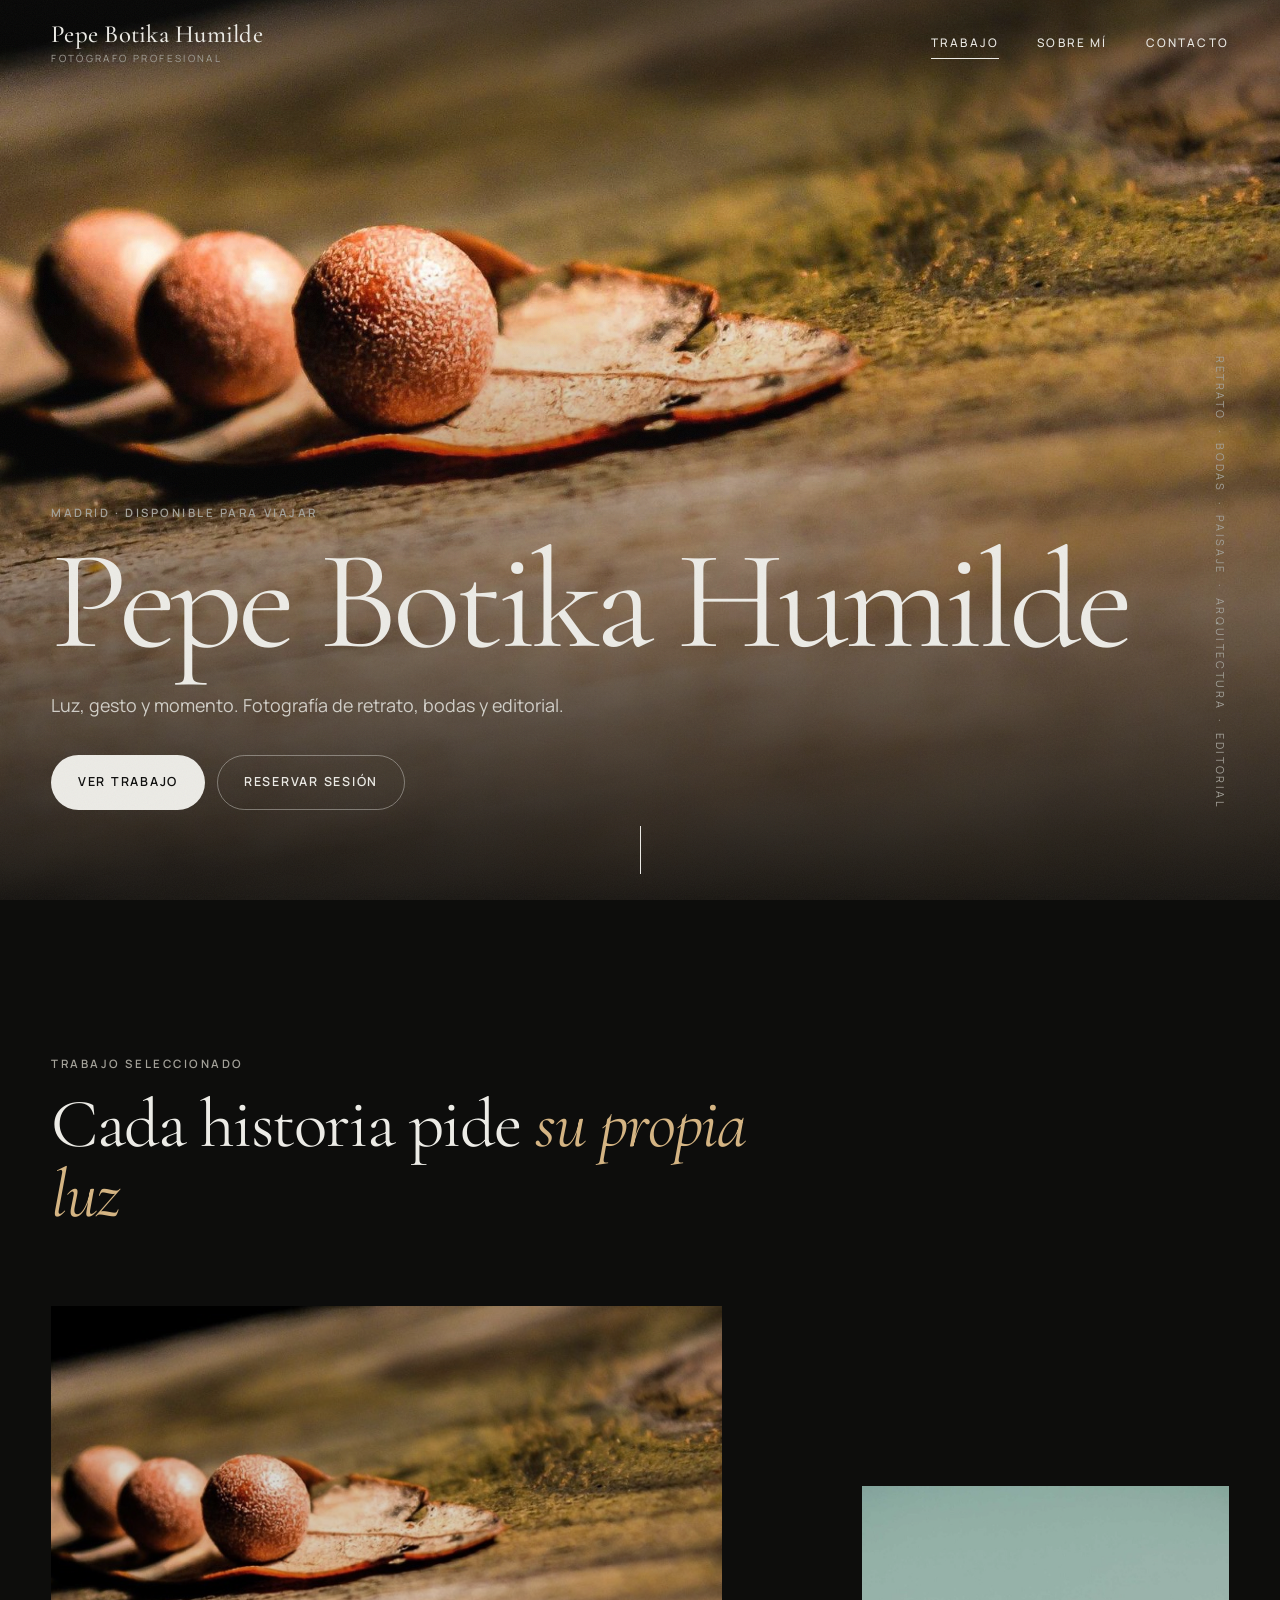
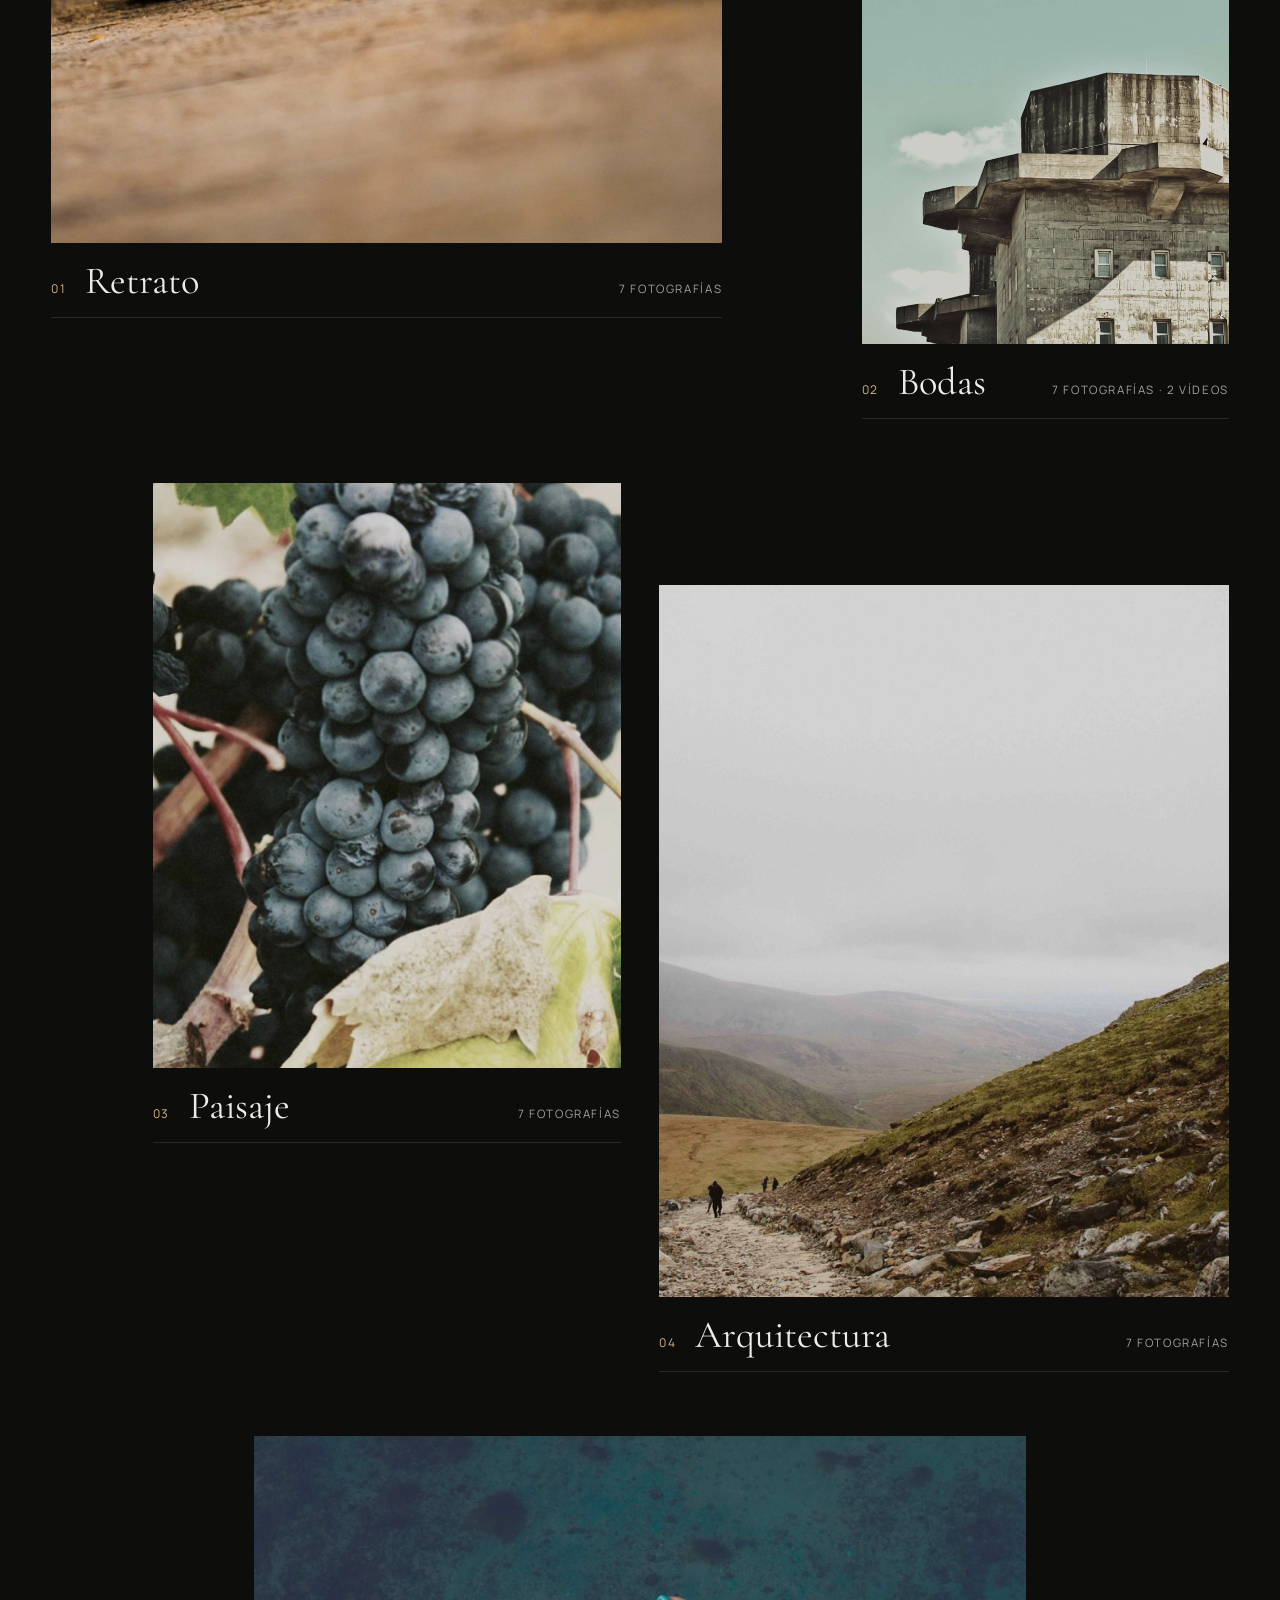
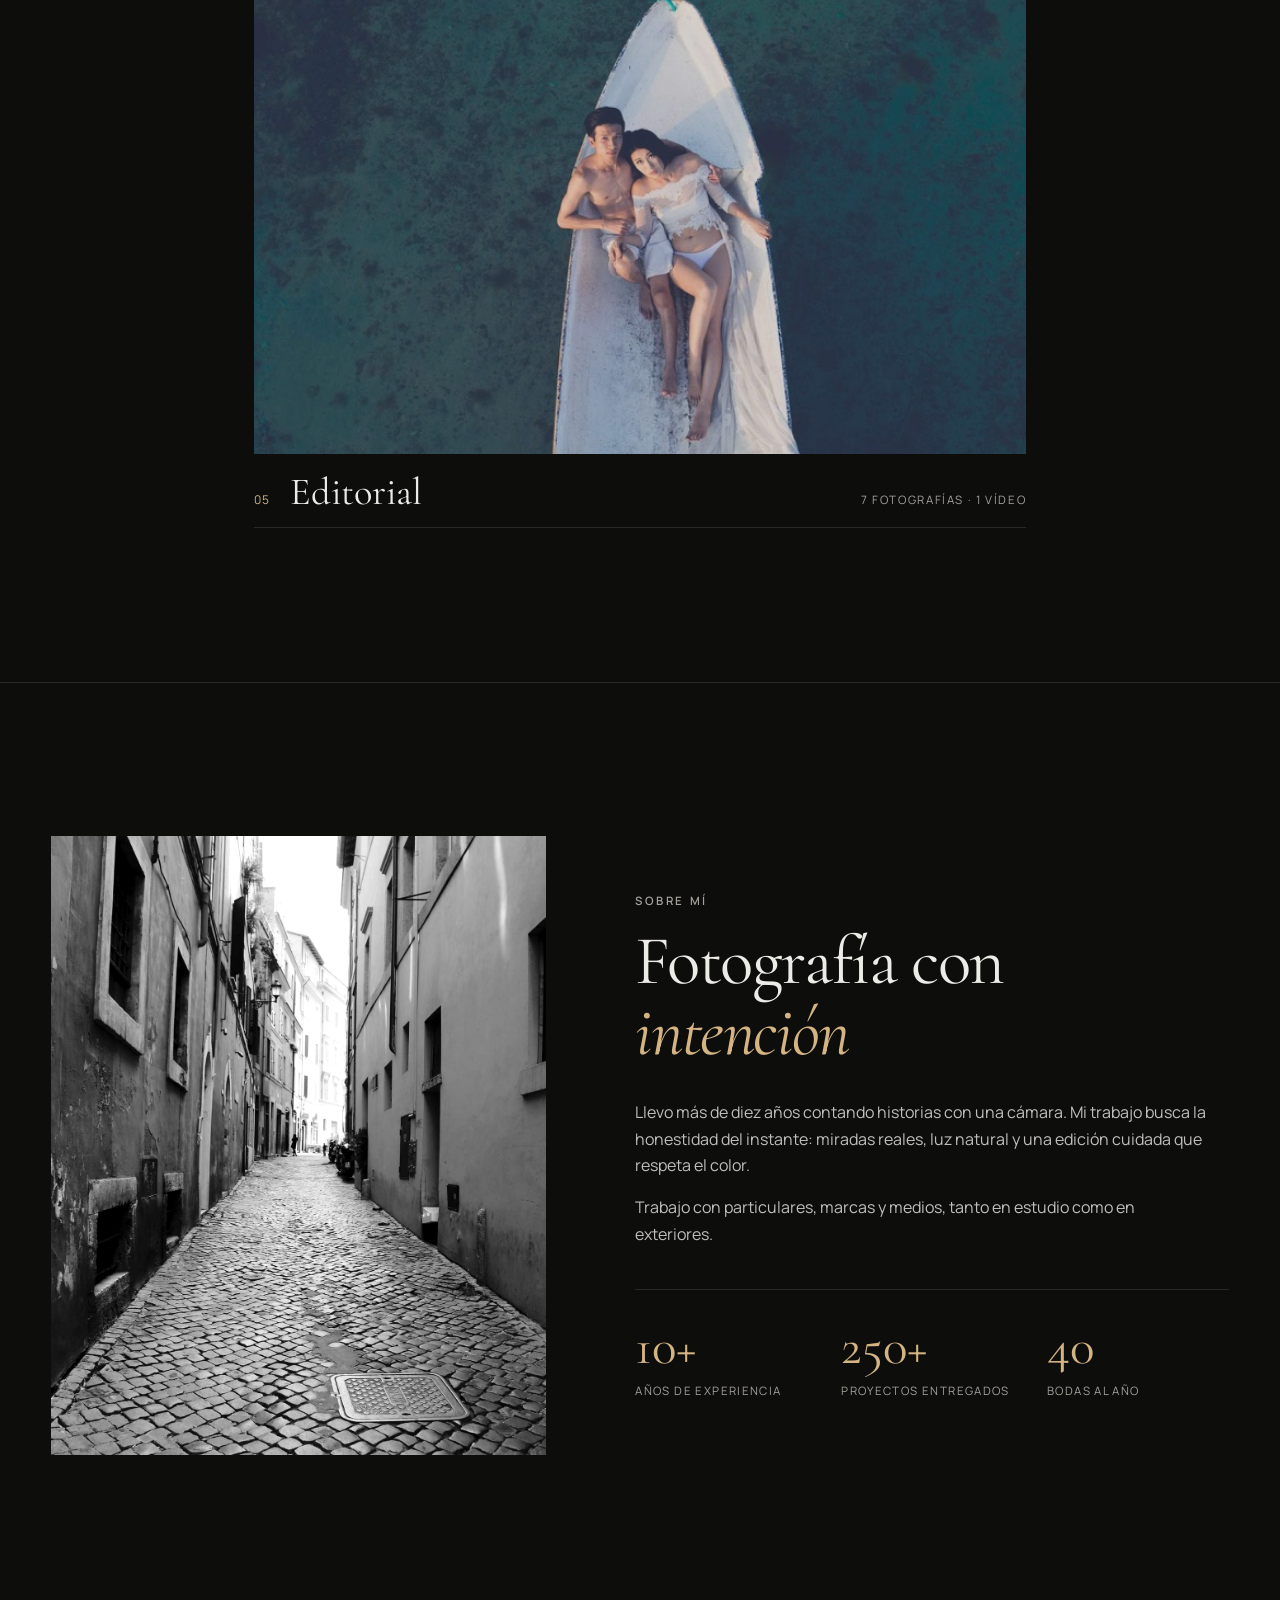
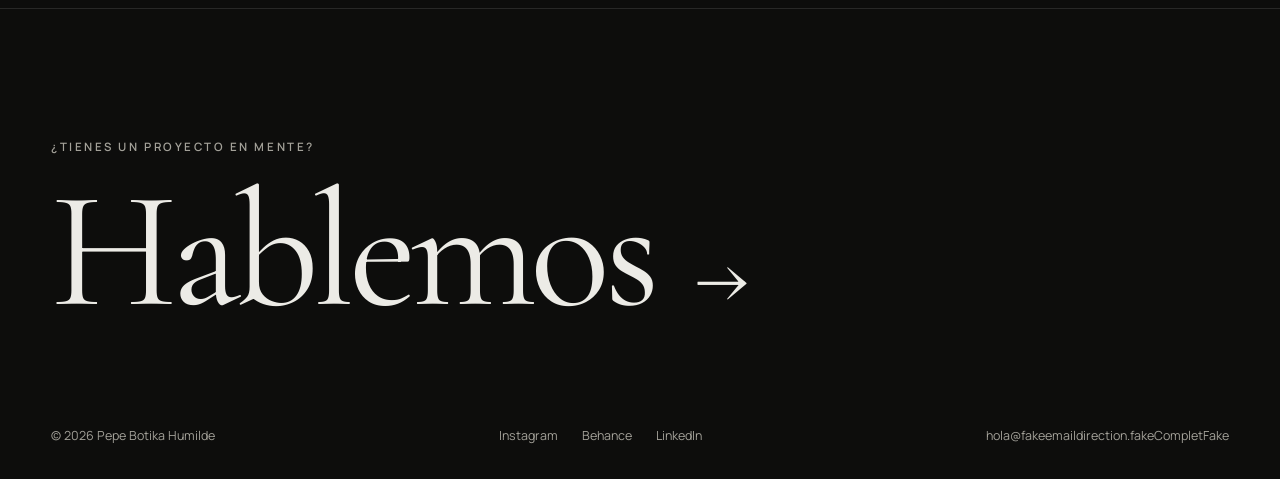
<file: index.html>
<!doctype html>
<html lang="es">
<head>
  <meta charset="utf-8">
  <meta name="viewport" content="width=device-width, initial-scale=1">
  <title>Porfolio fotográfico</title>
  <meta name="description" content="Porfolio de fotografía profesional: retrato, bodas, paisaje y editorial.">
  <link rel="preconnect" href="https://fonts.googleapis.com">
  <link rel="preconnect" href="https://fonts.gstatic.com" crossorigin>
  <link rel="stylesheet" href="https://fonts.googleapis.com/css2?family=Cormorant+Garamond:ital,wght@0,400;0,500;1,400&family=Manrope:wght@400;500;600&display=swap">
  <link rel="stylesheet" href="assets/css/styles.css">
  <script type="module" src="assets/js/home.js"></script>
</head>
<body class="page-home">
  <header class="site-header"></header>

  <main>
    <section class="hero">
      <div class="hero__slides" aria-hidden="true"></div>
      <div class="hero__content">
        <p class="eyebrow hero__location"></p>
        <h1 class="hero__title"></h1>
        <p class="hero__tagline"></p>
        <div class="hero__actions">
          <a class="btn btn--light" href="#trabajo">Ver trabajo</a>
          <a class="btn btn--ghost" href="contacto.html">Reservar sesión</a>
        </div>
      </div>
      <p class="hero__meta"></p>
      <a class="hero__scroll" href="#trabajo" aria-label="Bajar al trabajo"><span></span></a>
    </section>

    <section id="trabajo" class="section">
      <div class="section__head" data-reveal>
        <p class="eyebrow">Trabajo seleccionado</p>
        <h2 class="section__title">Cada historia pide <em>su propia luz</em></h2>
      </div>
      <div class="categories" aria-live="polite">
        <div class="skeleton"></div><div class="skeleton"></div><div class="skeleton"></div>
      </div>
    </section>

    <section id="sobre-mi" class="section about">
      <figure class="about__media" data-reveal><img alt="" loading="lazy"></figure>
      <div class="about__body" data-reveal>
        <p class="eyebrow">Sobre mí</p>
        <h2 class="section__title">Fotografía con <em>intención</em></h2>
        <div class="about__text"></div>
        <dl class="stats"></dl>
      </div>
    </section>
  </main>

  <footer class="site-footer"></footer>
</body>
</html>
</file>
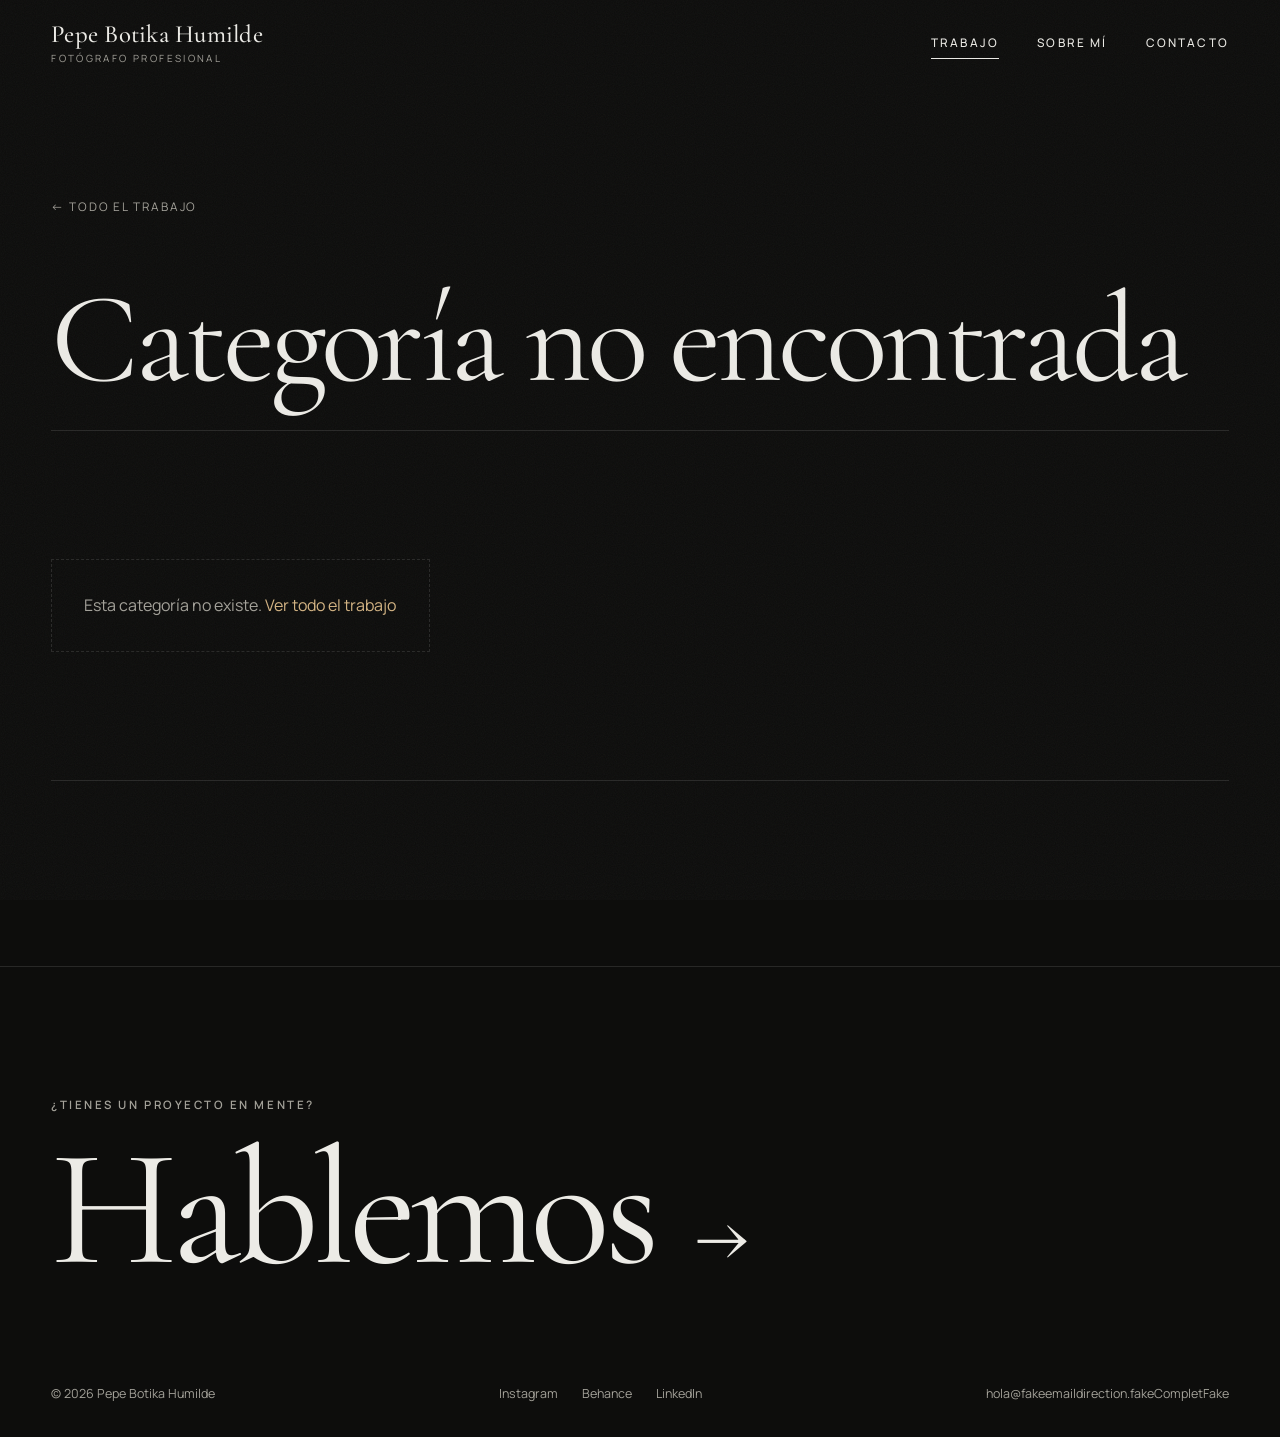
<file: categoria.html>
<!doctype html>
<html lang="es">
<head>
  <meta charset="utf-8">
  <meta name="viewport" content="width=device-width, initial-scale=1">
  <title>Galería</title>
  <link rel="preconnect" href="https://fonts.googleapis.com">
  <link rel="preconnect" href="https://fonts.gstatic.com" crossorigin>
  <link rel="stylesheet" href="https://fonts.googleapis.com/css2?family=Cormorant+Garamond:ital,wght@0,400;0,500;1,400&family=Manrope:wght@400;500;600&display=swap">
  <link rel="stylesheet" href="assets/css/styles.css">
  <script type="module" src="assets/js/gallery.js"></script>
</head>
<body class="page-gallery">
  <header class="site-header"></header>

  <main class="section">
    <header class="gallery-head">
      <a class="back-link" href="index.html#trabajo">← Todo el trabajo</a>
      <p class="eyebrow"></p>
      <h1 class="gallery-head__title">&nbsp;</h1>
      <div class="gallery-head__info">
        <p class="gallery-head__desc"></p>
        <p class="gallery-head__count"></p>
      </div>
    </header>

    <div class="masonry" aria-live="polite">
      <div class="skeleton"></div><div class="skeleton"></div><div class="skeleton"></div>
    </div>

    <nav class="category-pager" aria-label="Otras categorías"></nav>
  </main>

  <footer class="site-footer"></footer>
</body>
</html>
</file>
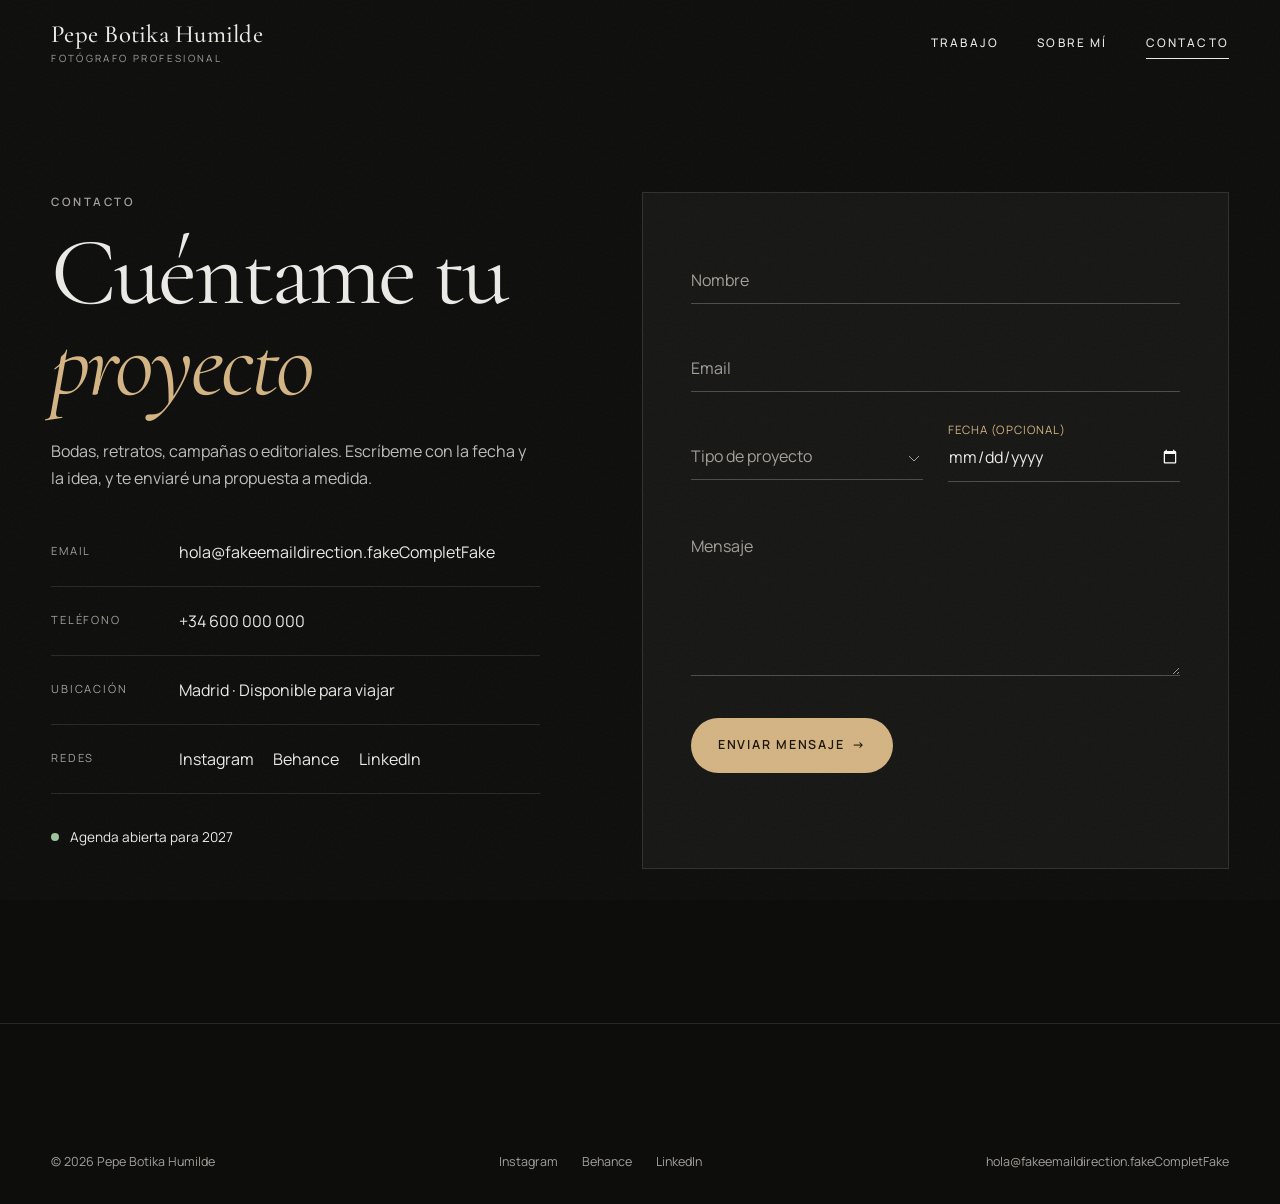
<file: contacto.html>
<!doctype html>
<html lang="es">
<head>
  <meta charset="utf-8">
  <meta name="viewport" content="width=device-width, initial-scale=1">
  <title>Contacto</title>
  <meta name="description" content="Reserva una sesión o solicita presupuesto.">
  <link rel="preconnect" href="https://fonts.googleapis.com">
  <link rel="preconnect" href="https://fonts.gstatic.com" crossorigin>
  <link rel="stylesheet" href="https://fonts.googleapis.com/css2?family=Cormorant+Garamond:ital,wght@0,400;0,500;1,400&family=Manrope:wght@400;500;600&display=swap">
  <link rel="stylesheet" href="assets/css/styles.css">
  <script type="module" src="assets/js/contact.js"></script>
</head>
<body class="page-contact">
  <header class="site-header"></header>

  <main class="section contact">
    <div class="contact__intro" data-reveal>
      <p class="eyebrow">Contacto</p>
      <h1 class="contact__title">Cuéntame tu <em>proyecto</em></h1>
      <p class="contact__lead">Bodas, retratos, campañas o editoriales. Escríbeme con la fecha y la idea, y te enviaré una propuesta a medida.</p>
      <div class="contact-info"></div>
    </div>

    <form class="contact-form" novalidate data-reveal>
      <div class="field">
        <input id="name" name="name" type="text" placeholder=" " required autocomplete="name">
        <label for="name">Nombre</label>
      </div>
      <div class="field">
        <input id="email" name="email" type="email" placeholder=" " required autocomplete="email">
        <label for="email">Email</label>
      </div>
      <div class="field-row">
        <div class="field">
          <select id="service" name="service" required>
            <option value="" disabled selected hidden></option>
          </select>
          <label for="service">Tipo de proyecto</label>
        </div>
        <div class="field">
          <input id="date" name="date" type="date" placeholder=" ">
          <label for="date">Fecha (opcional)</label>
        </div>
      </div>
      <div class="field">
        <textarea id="message" name="message" rows="5" placeholder=" " required minlength="10"></textarea>
        <label for="message">Mensaje</label>
      </div>
      <input type="text" name="_gotcha" class="hp" tabindex="-1" autocomplete="off" aria-hidden="true">
      <button class="btn btn--accent" type="submit">Enviar mensaje <span aria-hidden="true">→</span></button>
      <p class="form-status" role="status" aria-live="polite"></p>
    </form>
  </main>

  <footer class="site-footer"></footer>
</body>
</html>
</file>
<file: assets/css/styles.css>
/* ==========================================================================
   Porfolio fotográfico — estilos
   ========================================================================== */
:root {
  --bg: #0d0d0c;
  --surface: #161614;
  --text: #ecebe6;
  --muted: #a3a199;
  --line: rgba(236, 235, 230, 0.12);
  --accent: #d4b483;
  --accent-ink: #1a1408;
  --ok: #9cc59a;
  --error: #e59a8c;

  --serif: "Cormorant Garamond", Georgia, "Times New Roman", serif;
  --sans: "Manrope", system-ui, -apple-system, "Segoe UI", sans-serif;

  --gutter: clamp(16px, 4vw, 56px);
  --max: 1440px;
  --ease: cubic-bezier(0.22, 1, 0.36, 1);
}

*, *::before, *::after { box-sizing: border-box; }

html { scroll-behavior: smooth; -webkit-text-size-adjust: 100%; }

body {
  margin: 0;
  background: var(--bg);
  color: var(--text);
  font: 400 16px/1.65 var(--sans);
  -webkit-font-smoothing: antialiased;
  overflow-x: hidden;
}

/* Grano de película muy sutil sobre toda la página */
body::after {
  content: "";
  position: fixed;
  inset: 0;
  pointer-events: none;
  z-index: 100;
  opacity: 0.045;
  background-image: url("data:image/svg+xml,%3Csvg xmlns='http://www.w3.org/2000/svg' width='160' height='160'%3E%3Cfilter id='n'%3E%3CfeTurbulence type='fractalNoise' baseFrequency='.9' numOctaves='3' stitchTiles='stitch'/%3E%3C/filter%3E%3Crect width='100%25' height='100%25' filter='url(%23n)'/%3E%3C/svg%3E");
}

body.no-scroll, body.nav-open { overflow: hidden; }

/* Sin esto, cualquier "display" del CSS anula el atributo hidden (p. ej. el visor
   quedaría como capa invisible a pantalla completa bloqueando los clics). */
[hidden] { display: none !important; }

img { display: block; max-width: 100%; }
a { color: inherit; text-decoration: none; }
button { font: inherit; color: inherit; }
::selection { background: var(--accent); color: var(--accent-ink); }
:focus-visible { outline: 1px solid var(--accent); outline-offset: 4px; }
code { font-size: 0.9em; color: var(--accent); }

em { font-style: italic; color: var(--accent); }

.eyebrow {
  margin: 0 0 1rem;
  font-size: 0.72rem;
  font-weight: 600;
  letter-spacing: 0.22em;
  text-transform: uppercase;
  color: var(--muted);
}

/* ---------- Botones ---------- */
.btn {
  display: inline-flex;
  align-items: center;
  gap: 0.6em;
  padding: 1rem 1.6rem;
  border: 1px solid transparent;
  border-radius: 999px;
  font-size: 0.78rem;
  font-weight: 600;
  letter-spacing: 0.14em;
  text-transform: uppercase;
  cursor: pointer;
  transition: background 0.3s, color 0.3s, border-color 0.3s, transform 0.3s var(--ease);
}
.btn:hover { transform: translateY(-2px); }
.btn--light { background: var(--text); color: var(--bg); }
.btn--light:hover { background: var(--accent); }
.btn--ghost { border-color: rgba(236, 235, 230, 0.4); }
.btn--ghost:hover { border-color: var(--text); background: rgba(236, 235, 230, 0.08); }
.btn--accent { background: var(--accent); color: var(--accent-ink); }
.btn--accent:hover { background: var(--text); }
.btn:disabled { opacity: 0.5; pointer-events: none; }

/* ---------- Cabecera ---------- */
.site-header {
  position: fixed;
  inset: 0 0 auto;
  z-index: 50;
  display: flex;
  align-items: center;
  justify-content: space-between;
  padding: 1.4rem var(--gutter);
  transition: background 0.4s, padding 0.4s var(--ease), border-color 0.4s;
  border-bottom: 1px solid transparent;
}
.site-header.is-scrolled {
  padding-block: 0.9rem;
  background: rgba(13, 13, 12, 0.78);
  backdrop-filter: blur(14px);
  -webkit-backdrop-filter: blur(14px);
  border-color: var(--line);
}
.brand { display: flex; flex-direction: column; line-height: 1.1; position: relative; z-index: 2; }
.brand__name { font: 500 1.55rem/1 var(--serif); letter-spacing: 0.01em; }
.brand__role { font-size: 0.62rem; letter-spacing: 0.24em; text-transform: uppercase; color: var(--muted); margin-top: 0.35rem; }

.site-nav { display: flex; gap: 2.4rem; }
.site-nav a {
  position: relative;
  font-size: 0.74rem;
  font-weight: 500;
  letter-spacing: 0.18em;
  text-transform: uppercase;
  padding-block: 0.4rem;
}
.site-nav a::after {
  content: "";
  position: absolute;
  left: 0; right: 0; bottom: 0;
  height: 1px;
  background: currentColor;
  transform: scaleX(0);
  transform-origin: right;
  transition: transform 0.4s var(--ease);
}
.site-nav a:hover::after, .site-nav a[aria-current="page"]::after { transform: scaleX(1); transform-origin: left; }

.nav-toggle { display: none; }

@media (max-width: 760px) {
  .nav-toggle {
    display: grid;
    gap: 7px;
    position: relative;
    z-index: 2;
    width: 44px; height: 44px;
    place-content: center;
    background: none;
    border: 0;
    cursor: pointer;
  }
  .nav-toggle span { width: 26px; height: 1px; background: var(--text); transition: transform 0.4s var(--ease); }
  .nav-open .nav-toggle span:first-child { transform: translateY(4px) rotate(45deg); }
  .nav-open .nav-toggle span:last-child { transform: translateY(-4px) rotate(-45deg); }

  .site-nav {
    position: fixed;
    inset: 0;
    flex-direction: column;
    justify-content: center;
    gap: 1.2rem;
    padding: var(--gutter);
    background: var(--bg);
    opacity: 0;
    visibility: hidden;
    transition: opacity 0.4s, visibility 0.4s;
  }
  .site-nav a { font: 400 clamp(2.4rem, 11vw, 3.4rem)/1.1 var(--serif); letter-spacing: 0; text-transform: none; }
  .nav-open .site-nav { opacity: 1; visibility: visible; }
}

/* ---------- Hero ---------- */
.hero {
  position: relative;
  min-height: 100svh;
  display: flex;
  align-items: flex-end;
  padding: 8rem var(--gutter) clamp(5rem, 10vh, 7rem);
  overflow: hidden;
  isolation: isolate;
}
.hero__slides { position: absolute; inset: 0; z-index: -2; background: var(--surface); }
.hero__slides img {
  position: absolute;
  inset: 0;
  width: 100%;
  height: 100%;
  object-fit: cover;
  opacity: 0;
  transform: scale(1.08);
  transition: opacity 1.6s ease, transform 8s linear;
}
.hero__slides img.is-active { opacity: 1; transform: scale(1); }
.hero::after {
  content: "";
  position: absolute;
  inset: 0;
  z-index: -1;
  background:
    linear-gradient(180deg, rgba(13, 13, 12, 0.55) 0%, transparent 25%),
    linear-gradient(0deg, rgba(13, 13, 12, 0.92) 0%, rgba(13, 13, 12, 0.3) 45%, transparent 70%);
}
.hero__content { max-width: 1100px; animation: rise 1.2s var(--ease) both 0.2s; }
.hero__title {
  margin: 0;
  font: 400 clamp(3.4rem, 11vw, 10rem)/0.9 var(--serif);
  letter-spacing: -0.035em;
}
.hero__tagline {
  max-width: 34rem;
  margin: 1.6rem 0 2.2rem;
  font-size: clamp(1rem, 1.4vw, 1.15rem);
  color: rgba(236, 235, 230, 0.82);
}
.hero__actions { display: flex; flex-wrap: wrap; gap: 0.8rem; }
.hero__meta {
  position: absolute;
  right: var(--gutter);
  bottom: clamp(5rem, 10vh, 7rem);
  margin: 0;
  writing-mode: vertical-rl;
  font-size: 0.68rem;
  letter-spacing: 0.24em;
  text-transform: uppercase;
  color: var(--muted);
  white-space: pre;
}
.hero__scroll {
  position: absolute;
  left: 50%;
  bottom: 1.6rem;
  width: 1px;
  height: 48px;
  background: var(--line);
  overflow: hidden;
}
.hero__scroll span {
  position: absolute;
  inset: 0;
  background: var(--text);
  animation: scrollline 2.2s var(--ease) infinite;
}
@media (max-width: 760px) { .hero__meta { display: none; } }

@keyframes rise { from { opacity: 0; transform: translateY(40px); } }
@keyframes scrollline { 0% { transform: translateY(-100%); } 100% { transform: translateY(100%); } }

/* ---------- Secciones ---------- */
.section {
  max-width: var(--max);
  margin: 0 auto;
  padding: clamp(5rem, 12vw, 10rem) var(--gutter);
}
.section__head { max-width: 46rem; margin-bottom: clamp(3rem, 6vw, 5rem); }
.section__title {
  margin: 0;
  font: 400 clamp(2.4rem, 5.4vw, 4.6rem)/1.02 var(--serif);
  letter-spacing: -0.02em;
}

/* ---------- Tarjetas de categoría (rejilla editorial asimétrica) ---------- */
.categories {
  display: grid;
  grid-template-columns: repeat(12, 1fr);
  gap: clamp(2.5rem, 5vw, 4.5rem) clamp(1rem, 3vw, 3rem);
}
.category-card { grid-column: span 6; display: block; }
.category-card:nth-child(4n + 1) { grid-column: 1 / span 7; }
.category-card:nth-child(4n + 2) { grid-column: 9 / span 4; margin-top: clamp(4rem, 14vw, 12rem); }
.category-card:nth-child(4n + 3) { grid-column: 2 / span 5; }
.category-card:nth-child(4n + 4) { grid-column: 7 / span 6; margin-top: clamp(2rem, 8vw, 7rem); }
.category-card:last-child:nth-child(odd) { grid-column: 3 / span 8; }

.category-card__media {
  margin: 0;
  aspect-ratio: 4 / 5;
  overflow: hidden;
  background: var(--surface);
}
.category-card:nth-child(4n + 1) .category-card__media,
.category-card:last-child:nth-child(odd) .category-card__media { aspect-ratio: 5 / 4; }
.category-card__media img {
  width: 100%;
  height: 100%;
  object-fit: cover;
  filter: brightness(0.86) saturate(0.92);
  transform: scale(1.02);
  transition: transform 1.2s var(--ease), filter 0.8s;
}
.category-card:hover img { transform: scale(1.07); filter: brightness(1) saturate(1); }
.category-card__body {
  display: grid;
  grid-template-columns: auto minmax(0, 1fr) auto;
  align-items: baseline;
  gap: clamp(0.5rem, 2vw, 1.2rem);
  padding-top: 1.2rem;
  border-bottom: 1px solid var(--line);
  padding-bottom: 1rem;
}
.category-card__index { font-size: 0.75rem; letter-spacing: 0.12em; color: var(--accent); }
.category-card__title {
  margin: 0;
  font: 400 clamp(1.8rem, 3vw, 2.6rem)/1 var(--serif);
  overflow-wrap: anywhere;
  transition: transform 0.5s var(--ease);
}
.category-card:hover .category-card__title { transform: translateX(0.5rem); font-style: italic; }
.category-card__count { font-size: 0.72rem; letter-spacing: 0.14em; text-transform: uppercase; color: var(--muted); }

@media (max-width: 760px) {
  .categories { grid-template-columns: 1fr; }
  .category-card, .category-card:nth-child(n) { grid-column: auto; margin-top: 0; }
  .category-card:last-child:nth-child(odd) { grid-column: auto; }
  .category-card:nth-child(n) .category-card__media { aspect-ratio: 4 / 5; }
}

/* ---------- Sobre mí ---------- */
.about {
  display: grid;
  grid-template-columns: minmax(0, 5fr) minmax(0, 6fr);
  gap: clamp(2.5rem, 7vw, 7rem);
  align-items: center;
  border-top: 1px solid var(--line);
}
.about__media { margin: 0; aspect-ratio: 4 / 5; overflow: hidden; background: var(--surface); }
.about__media img { width: 100%; height: 100%; object-fit: cover; filter: grayscale(1) contrast(1.05); }
.about__text { margin: 2rem 0 2.6rem; color: rgba(236, 235, 230, 0.8); max-width: 36rem; }
.about__text p { margin: 0 0 1em; }
.stats { display: grid; grid-template-columns: repeat(3, 1fr); gap: 1.5rem; margin: 0; padding-top: 2rem; border-top: 1px solid var(--line); }
.stats div { display: flex; flex-direction: column-reverse; }
.stats dd { margin: 0; font: 400 clamp(2.4rem, 4vw, 3.4rem)/1 var(--serif); color: var(--accent); }
.stats dt { margin-top: 0.5rem; font-size: 0.72rem; letter-spacing: 0.12em; text-transform: uppercase; color: var(--muted); }

@media (max-width: 860px) {
  .about { grid-template-columns: 1fr; }
}

/* ---------- Página de galería ---------- */
.page-gallery main { padding-top: clamp(8rem, 16vw, 12rem); }
.back-link {
  display: inline-block;
  margin-bottom: 3rem;
  font-size: 0.74rem;
  letter-spacing: 0.16em;
  text-transform: uppercase;
  color: var(--muted);
  transition: color 0.3s;
}
.back-link:hover { color: var(--text); }
.gallery-head { margin-bottom: clamp(3rem, 7vw, 6rem); }
.gallery-head__title {
  margin: 0;
  font: 400 clamp(3.2rem, 10vw, 8.5rem)/0.92 var(--serif);
  letter-spacing: -0.035em;
  animation: rise 1s var(--ease) both;
}
.gallery-head__info {
  display: flex;
  flex-wrap: wrap;
  justify-content: space-between;
  align-items: flex-end;
  gap: 1rem 3rem;
  margin-top: 2rem;
  padding-top: 1.4rem;
  border-top: 1px solid var(--line);
}
.gallery-head__desc { margin: 0; max-width: 40rem; color: rgba(236, 235, 230, 0.8); }
.gallery-head__count { margin: 0; font-size: 0.72rem; letter-spacing: 0.16em; text-transform: uppercase; color: var(--muted); }

.masonry { columns: 3 280px; column-gap: clamp(0.75rem, 1.6vw, 1.5rem); }
.masonry__item {
  position: relative;
  display: block;
  width: 100%;
  margin: 0 0 clamp(0.75rem, 1.6vw, 1.5rem);
  padding: 0;
  border: 0;
  background: var(--surface);
  break-inside: avoid;
  cursor: zoom-in;
  overflow: hidden;
}
.masonry__item img {
  width: 100%;
  height: auto;
  opacity: 0;
  transition: opacity 0.8s ease, transform 1s var(--ease);
}
.masonry__item.is-loaded img { opacity: 1; }
.masonry__item::after {
  content: "";
  position: absolute;
  inset: 0;
  background: linear-gradient(0deg, rgba(13, 13, 12, 0.35), transparent 40%);
  opacity: 0;
  transition: opacity 0.5s;
}
.masonry__item:hover img { transform: scale(1.035); }
.masonry__item:hover::after { opacity: 1; }

.category-pager {
  display: flex;
  justify-content: space-between;
  gap: 2rem;
  margin-top: clamp(4rem, 10vw, 8rem);
  padding-top: 2rem;
  border-top: 1px solid var(--line);
}
.category-pager__link { display: flex; flex-direction: column; }
.category-pager__link--next { text-align: right; margin-left: auto; }
.category-pager__link .eyebrow { margin-bottom: 0.5rem; }
.category-pager__title { font: 400 clamp(1.8rem, 4vw, 3.2rem)/1 var(--serif); transition: color 0.3s; }
.category-pager__link:hover .category-pager__title { color: var(--accent); font-style: italic; }

/* ---------- Visor (lightbox) ---------- */
.lightbox {
  position: fixed;
  inset: 0;
  z-index: 200;
  display: grid;
  grid-template-rows: 1fr auto;
  background: rgba(8, 8, 7, 0.97);
  opacity: 0;
  transition: opacity 0.25s ease;
}
.lightbox.is-open { opacity: 1; }
.lightbox__stage { display: grid; place-items: center; padding: 4.5rem clamp(1rem, 7vw, 6rem) 0; min-height: 0; }
.lightbox__img {
  max-width: 100%;
  max-height: calc(100svh - 9rem);
  object-fit: contain;
  opacity: 0;
  transform: scale(0.985);
  transition: opacity 0.4s ease, transform 0.6s var(--ease);
}
.lightbox__img.is-loaded { opacity: 1; transform: none; }
.lightbox__bar {
  display: flex;
  gap: 1.5rem;
  justify-content: center;
  align-items: baseline;
  padding: 1.2rem var(--gutter) 1.6rem;
  font-size: 0.8rem;
  color: var(--muted);
}
.lightbox__counter { letter-spacing: 0.14em; color: var(--text); }
.lightbox__caption { font: italic 400 1.1rem/1.3 var(--serif); }
.lightbox__btn {
  position: absolute;
  width: 52px; height: 52px;
  border: 1px solid var(--line);
  border-radius: 50%;
  background: rgba(13, 13, 12, 0.5);
  font-size: 1.1rem;
  cursor: pointer;
  transition: background 0.3s, border-color 0.3s;
}
.lightbox__btn:hover { background: var(--text); color: var(--bg); border-color: var(--text); }
.lightbox__close { top: 1rem; right: var(--gutter); }
.lightbox__prev, .lightbox__next { top: 50%; transform: translateY(-50%); }
.lightbox__prev { left: var(--gutter); }
.lightbox__next { right: var(--gutter); }
@media (max-width: 760px) {
  .lightbox__prev, .lightbox__next { top: auto; bottom: 0.9rem; transform: none; width: 44px; height: 44px; }
  .lightbox__bar { padding-inline: 4.5rem; flex-direction: column; align-items: center; gap: 0.3rem; text-align: center; }
}

/* ---------- Contacto ---------- */
.page-contact main { padding-top: clamp(8rem, 16vw, 12rem); }
.contact { display: grid; grid-template-columns: minmax(0, 5fr) minmax(0, 6fr); gap: clamp(3rem, 8vw, 8rem); align-items: start; }
.contact__title {
  margin: 0;
  font: 400 clamp(3rem, 7.5vw, 6.5rem)/0.95 var(--serif);
  letter-spacing: -0.03em;
}
.contact__lead { margin: 1.8rem 0 3rem; max-width: 30rem; color: rgba(236, 235, 230, 0.8); }
.contact-info dl { margin: 0; display: grid; gap: 1.3rem; }
.contact-info dl div { display: grid; grid-template-columns: 7rem 1fr; gap: 1rem; padding-bottom: 1.3rem; border-bottom: 1px solid var(--line); }
.contact-info dt { font-size: 0.7rem; letter-spacing: 0.16em; text-transform: uppercase; color: var(--muted); padding-top: 0.2rem; }
.contact-info dd { margin: 0; overflow-wrap: anywhere; }
.contact-info a:hover { color: var(--accent); }
.contact-info__social { display: flex; flex-wrap: wrap; gap: 0.4rem 1.2rem; }
.availability { display: inline-flex; align-items: center; gap: 0.7rem; margin-top: 2rem; font-size: 0.85rem; }
.availability .dot { width: 8px; height: 8px; border-radius: 50%; background: var(--ok); box-shadow: 0 0 0 0 rgba(156, 197, 154, 0.6); animation: pulse 2s infinite; }
@keyframes pulse { 70% { box-shadow: 0 0 0 10px rgba(156, 197, 154, 0); } 100% { box-shadow: 0 0 0 0 rgba(156, 197, 154, 0); } }

.contact-form {
  display: grid;
  gap: 1.6rem;
  padding: clamp(1.5rem, 4vw, 3rem);
  background: var(--surface);
  border: 1px solid var(--line);
}
.field-row { display: grid; grid-template-columns: 1fr 1fr; gap: 1.6rem; }
.field { position: relative; }
.field input, .field select, .field textarea {
  width: 100%;
  padding: 1.6rem 0 0.6rem;
  border: 0;
  border-bottom: 1px solid rgba(236, 235, 230, 0.25);
  border-radius: 0;
  background: transparent;
  color: var(--text);
  font: inherit;
  color-scheme: dark;
  transition: border-color 0.3s;
  -webkit-appearance: none;
  appearance: none;
}
.field textarea { resize: vertical; min-height: 8rem; }
.field select { cursor: pointer; background: url("data:image/svg+xml,%3Csvg xmlns='http://www.w3.org/2000/svg' width='12' height='8'%3E%3Cpath d='M1 1l5 5 5-5' fill='none' stroke='%23a3a199'/%3E%3C/svg%3E") right 0.2rem bottom 1rem no-repeat; }
.field select option { background: var(--surface); }
.field input:focus, .field select:focus, .field textarea:focus { outline: none; border-color: var(--accent); }
.field label {
  position: absolute;
  left: 0;
  top: 1.6rem;
  color: var(--muted);
  pointer-events: none;
  transform-origin: left top;
  transition: transform 0.3s var(--ease), color 0.3s;
}
.field input:focus + label, .field input:not(:placeholder-shown) + label,
.field textarea:focus + label, .field textarea:not(:placeholder-shown) + label,
.field select:focus + label, .field select:valid + label,
.field input[type="date"] + label {
  transform: translateY(-1.4rem) scale(0.72);
  color: var(--accent);
  letter-spacing: 0.08em;
  text-transform: uppercase;
}
.contact-form .btn { justify-self: start; margin-top: 0.6rem; }
.hp { position: absolute; left: -9999px; }
.form-status { margin: 0; min-height: 1.5em; font-size: 0.9rem; }
.form-status--ok { color: var(--ok); }
.form-status--error { color: var(--error); }
.form-status--pending { color: var(--muted); }

@media (max-width: 860px) {
  .contact { grid-template-columns: 1fr; }
}
@media (max-width: 760px) {
  .masonry { columns: 2 220px; }
}
@media (max-width: 520px) {
  .masonry { columns: 1; }
  .field-row { grid-template-columns: 1fr; }
  .contact-info dl div { grid-template-columns: 1fr; gap: 0.2rem; }
}

/* ---------- Pie ---------- */
.site-footer {
  max-width: var(--max);
  margin: 0 auto;
  padding: clamp(4rem, 10vw, 8rem) var(--gutter) 2rem;
  border-top: 1px solid var(--line);
}
.footer__big {
  display: inline-flex;
  align-items: baseline;
  gap: 0.25em;
  font: 400 clamp(3.6rem, 13vw, 11rem)/0.95 var(--serif);
  letter-spacing: -0.04em;
  transition: color 0.4s;
}
.footer__big span { font-size: 0.5em; transition: transform 0.5s var(--ease); }
.footer__big:hover { color: var(--accent); font-style: italic; }
.footer__big:hover span { transform: translateX(0.3em); }
.footer__bar {
  display: flex;
  flex-wrap: wrap;
  justify-content: space-between;
  gap: 1rem 2rem;
  margin-top: clamp(3rem, 8vw, 6rem);
  font-size: 0.78rem;
  color: var(--muted);
}
.footer__social { display: flex; gap: 1.5rem; }
.footer__bar a:hover { color: var(--text); }
.page-contact .footer__cta { display: none; }
.page-contact .footer__bar { margin-top: 0; }

/* ---------- Estados ---------- */
.skeleton {
  aspect-ratio: 4 / 5;
  background: linear-gradient(100deg, var(--surface) 30%, #1f1f1c 50%, var(--surface) 70%) 0 0 / 300% 100%;
  animation: shimmer 1.6s linear infinite;
  grid-column: span 4;
  margin-bottom: 1rem;
}
@keyframes shimmer { to { background-position: -150% 0; } }
.notice {
  grid-column: 1 / -1;
  padding: 2rem;
  border: 1px dashed var(--line);
  color: var(--muted);
}
.notice p { margin: 0 0 0.6rem; }
.notice strong { color: var(--text); }
.notice a { color: var(--accent); }
.notice__detail { font-family: ui-monospace, monospace; font-size: 0.8rem; opacity: 0.7; }

/* ---------- Animación de entrada ---------- */
[data-reveal] { opacity: 0; transform: translateY(32px); transition: opacity 1s var(--ease), transform 1s var(--ease); }
[data-reveal].is-visible { opacity: 1; transform: none; }
.masonry [data-reveal]:nth-child(3n + 2) { transition-delay: 0.08s; }
.masonry [data-reveal]:nth-child(3n + 3) { transition-delay: 0.16s; }

@media (prefers-reduced-motion: reduce) {
  *, *::before, *::after { animation: none !important; transition: none !important; scroll-behavior: auto !important; }
  [data-reveal] { opacity: 1; transform: none; }
}

/* ---------- Vídeos (YouTube) ---------- */
.masonry__item--video img { aspect-ratio: 16 / 9; object-fit: cover; }
.masonry__item--video::after { opacity: 1; background: linear-gradient(0deg, rgba(13, 13, 12, 0.75), transparent 55%); }
.masonry__play {
  position: absolute;
  top: 50%;
  left: 50%;
  z-index: 1;
  width: 64px;
  height: 64px;
  border: 1px solid rgba(236, 235, 230, 0.7);
  border-radius: 50%;
  background: rgba(13, 13, 12, 0.35);
  backdrop-filter: blur(6px);
  -webkit-backdrop-filter: blur(6px);
  transform: translate(-50%, -50%);
  transition: background 0.4s, border-color 0.4s, transform 0.5s var(--ease);
}
.masonry__play::before {
  content: "";
  position: absolute;
  top: 50%;
  left: 54%;
  border-style: solid;
  border-width: 8px 0 8px 13px;
  border-color: transparent transparent transparent var(--text);
  transform: translate(-50%, -50%);
}
.masonry__item--video:hover .masonry__play { background: var(--accent); border-color: var(--accent); transform: translate(-50%, -50%) scale(1.08); }
.masonry__item--video:hover .masonry__play::before { border-left-color: var(--accent-ink); }
.masonry__label {
  position: absolute;
  left: 1rem;
  right: 1rem;
  bottom: 0.9rem;
  z-index: 1;
  font: italic 400 1.15rem/1.2 var(--serif);
  text-align: left;
}

.lightbox__video { width: min(100%, calc((100svh - 9rem) * 16 / 9)); aspect-ratio: 16 / 9; }
.lightbox__video iframe { width: 100%; height: 100%; border: 0; background: #000; }
</file>
